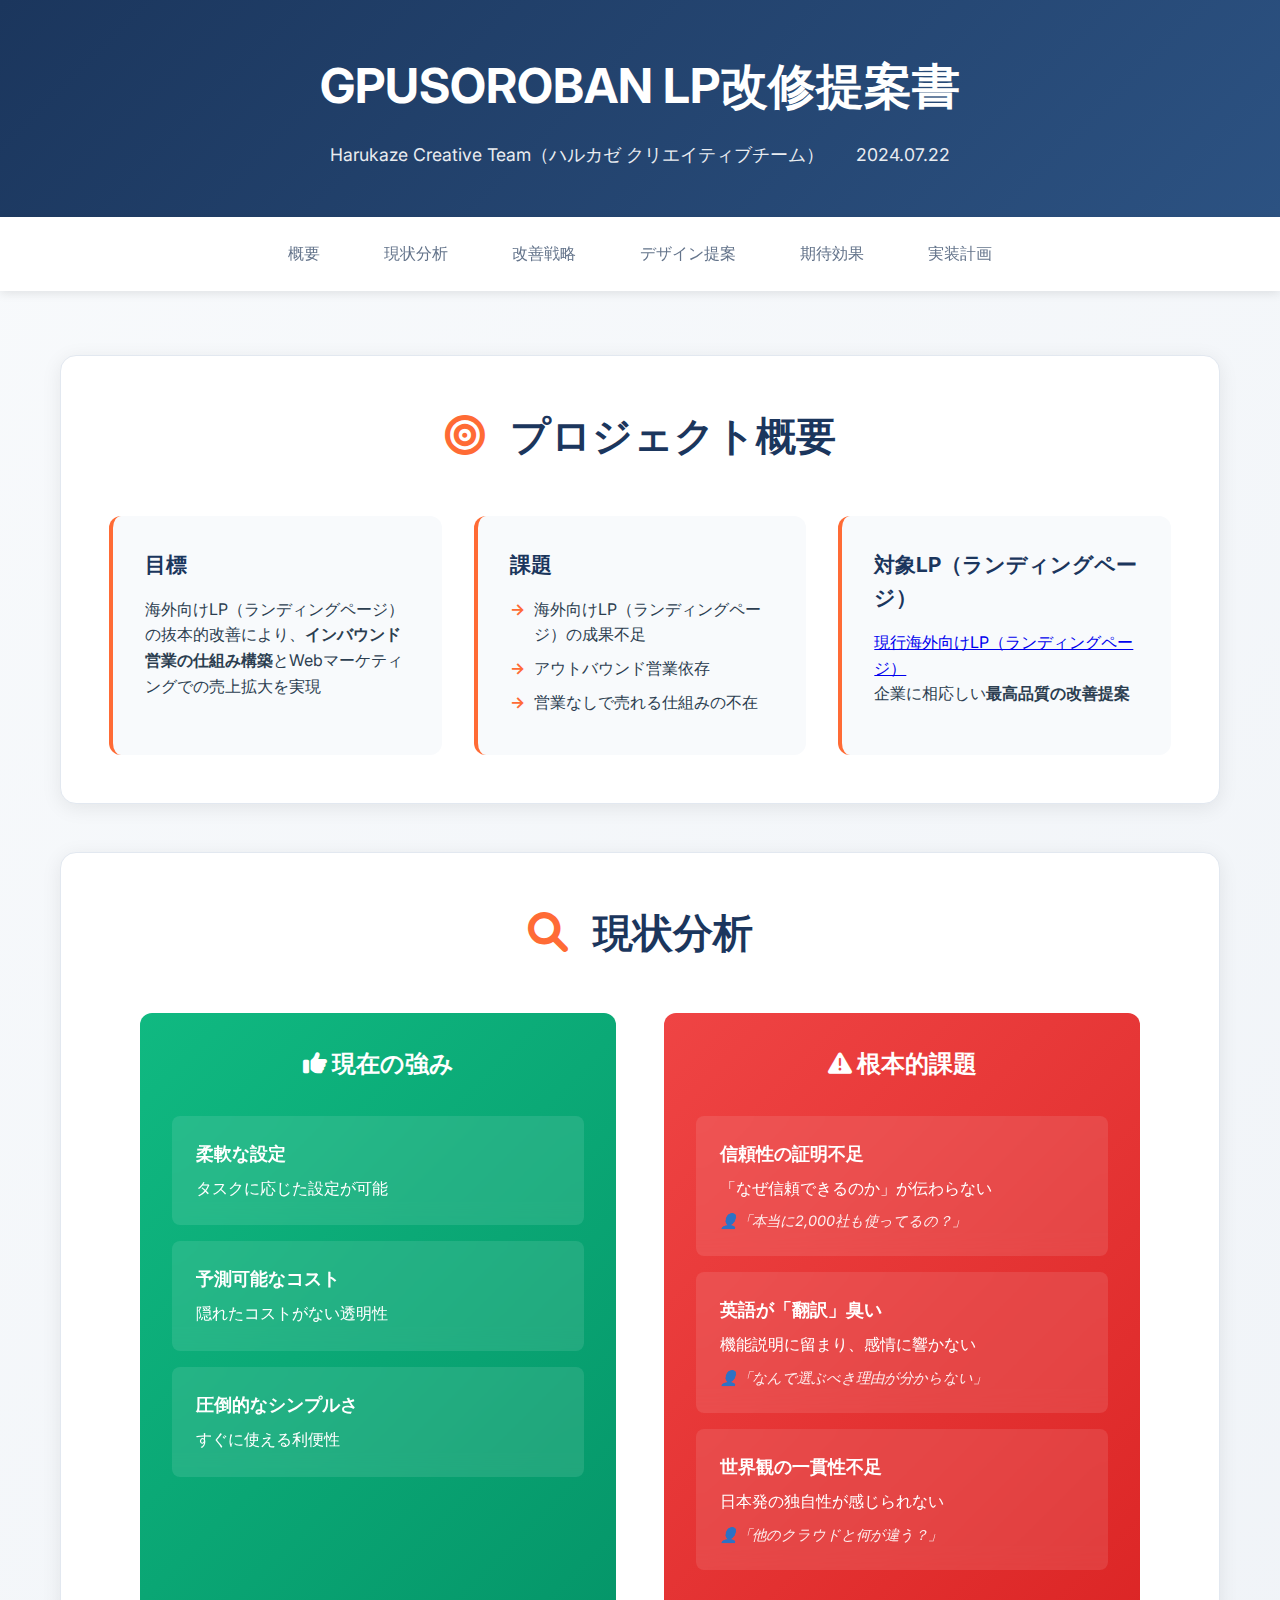
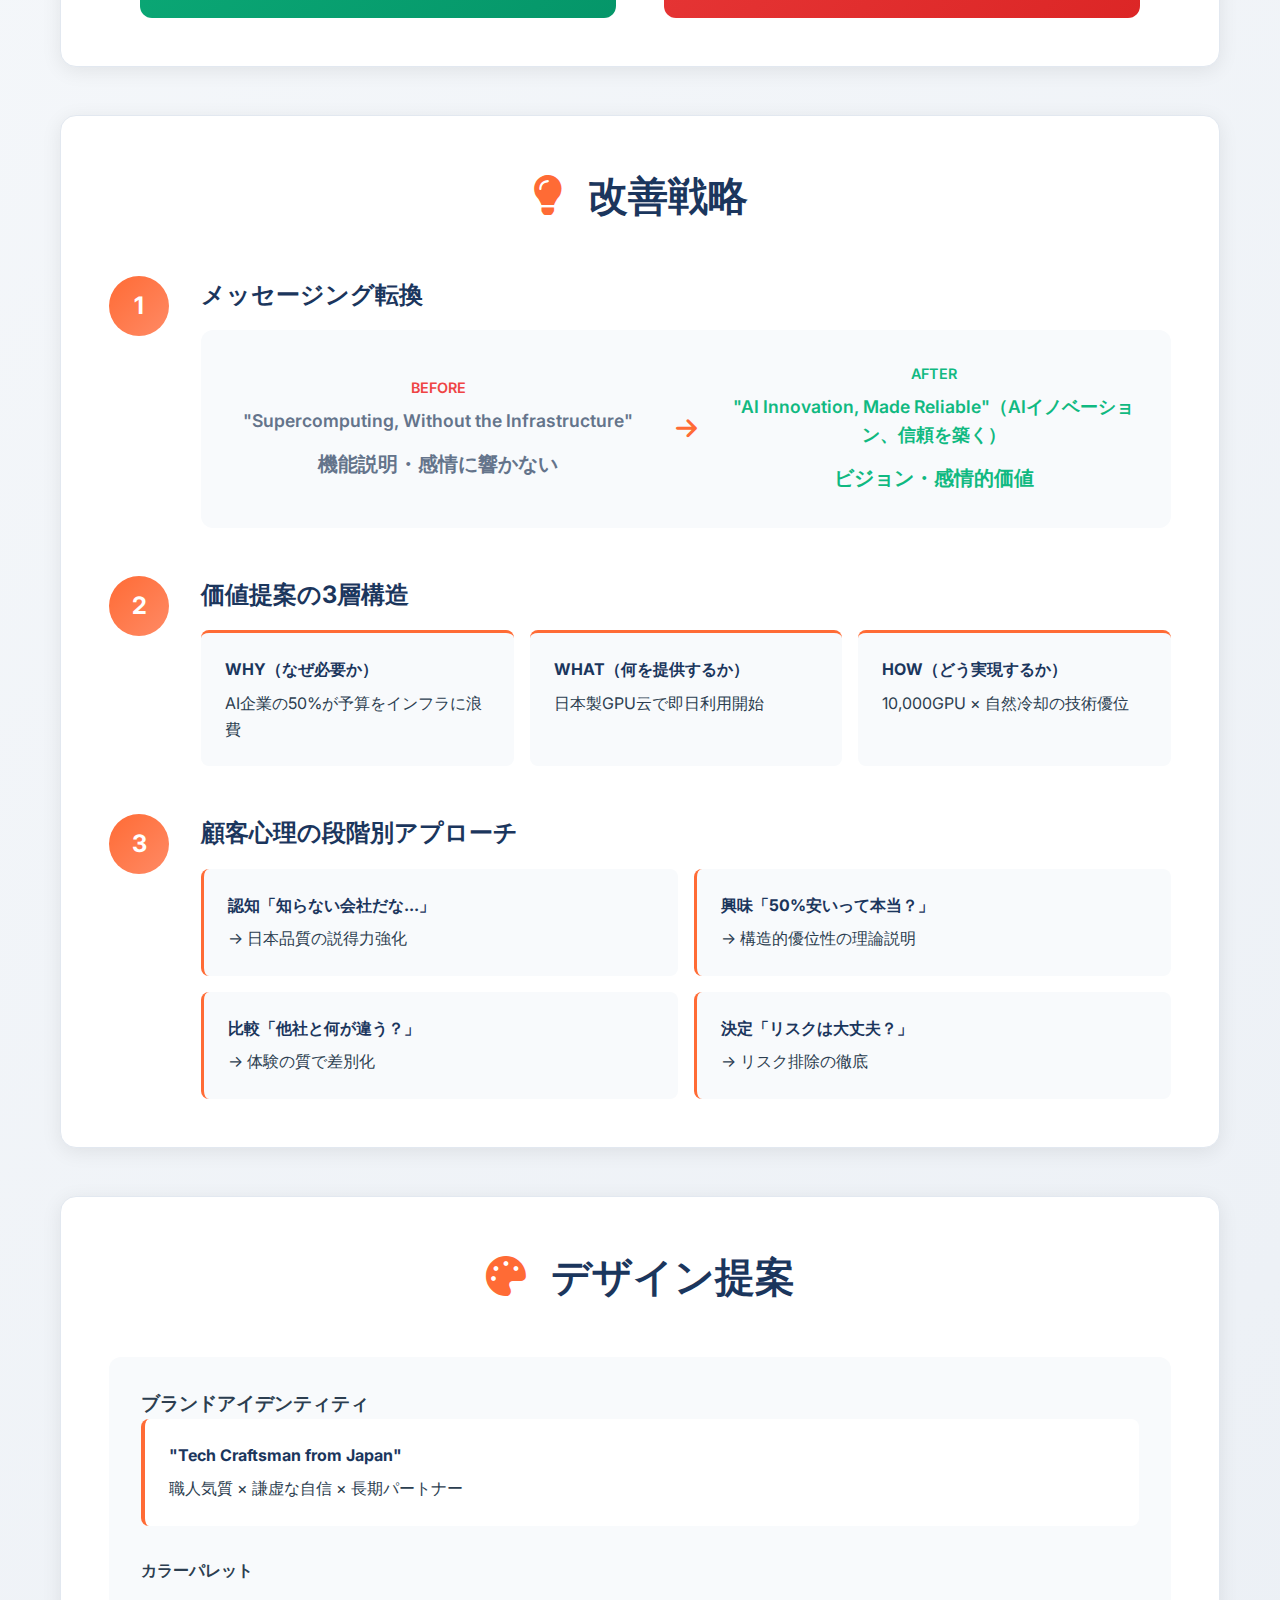
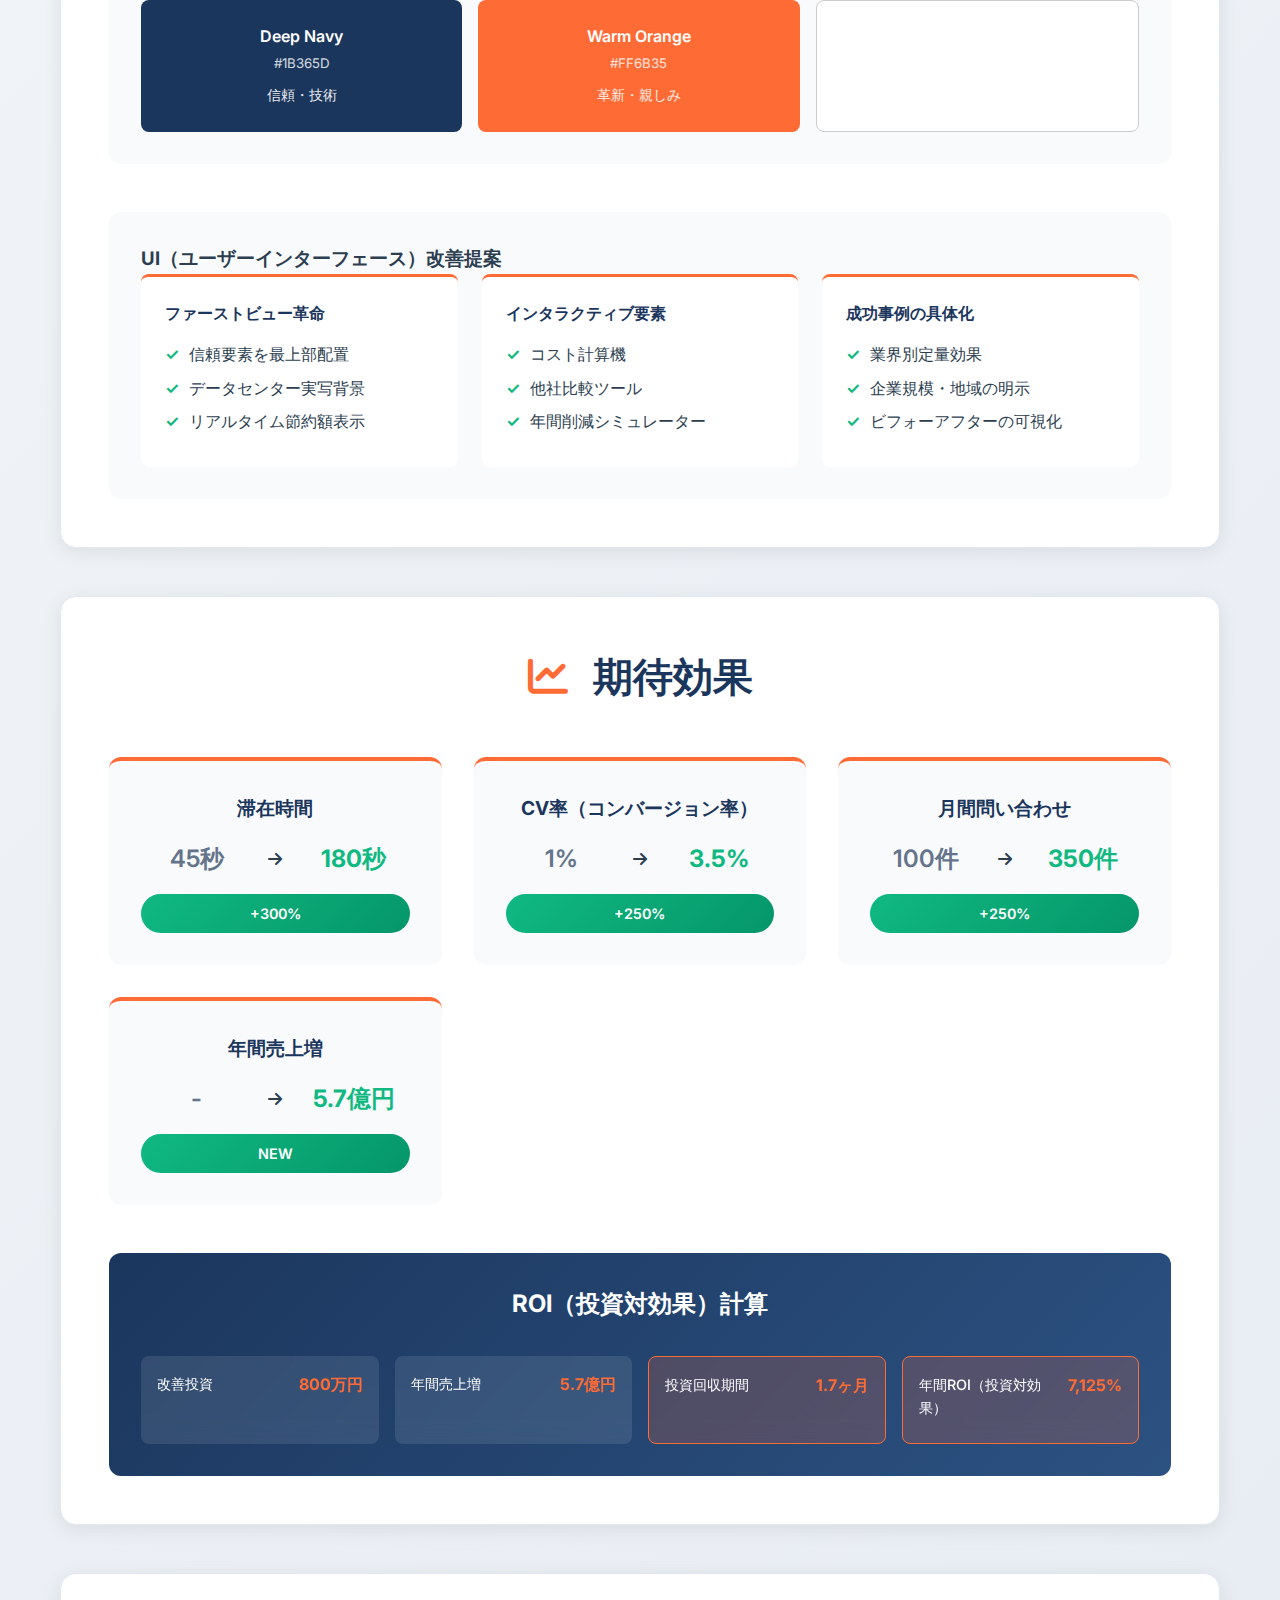
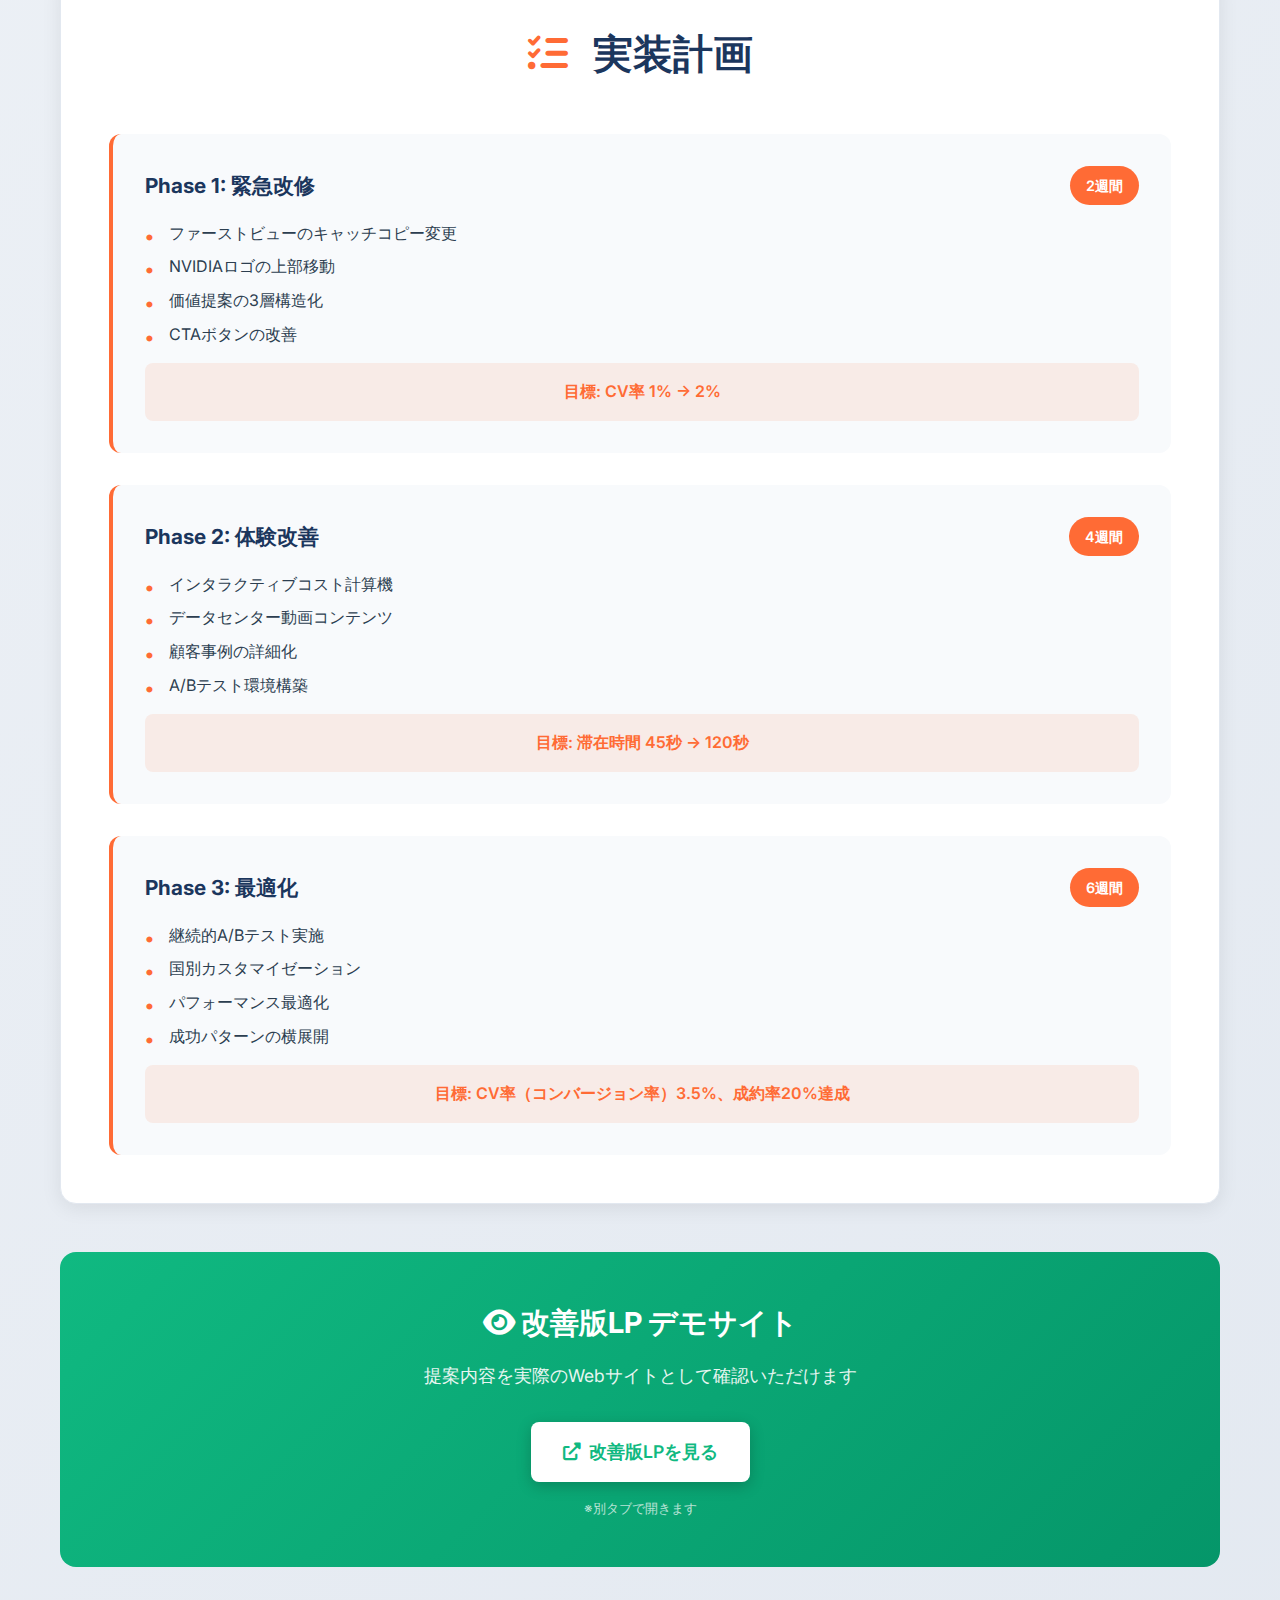
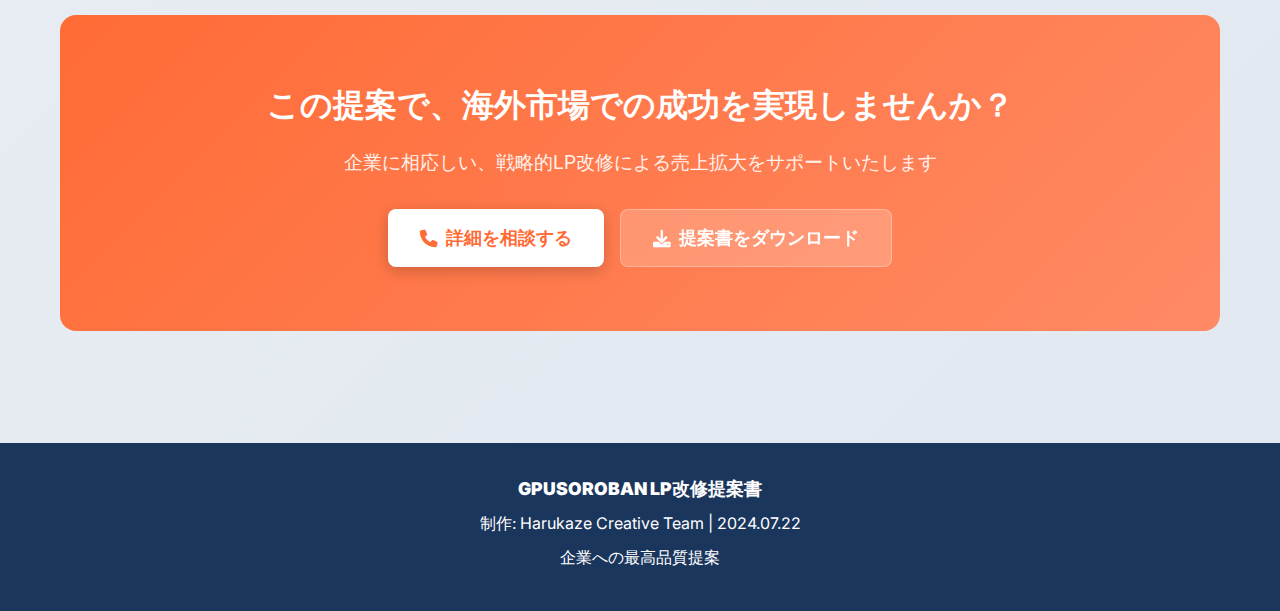
<file: 完全改善版LP/proposal (1).html>
<!DOCTYPE html>
<html lang="ja">
<head>
    <meta charset="UTF-8">
    <meta name="viewport" content="width=device-width, initial-scale=1.0">
    <title>GPUSOROBAN LP改修提案書 | Harukaze Creative Team</title>
    <link rel="stylesheet" href="proposal-style.css">
    <link href="https://fonts.googleapis.com/css2?family=Inter:wght@300;400;600;700&display=swap" rel="stylesheet">
    <link href="https://cdnjs.cloudflare.com/ajax/libs/font-awesome/6.0.0/css/all.min.css" rel="stylesheet">
</head>
<body>
    <!-- Header -->
    <header class="proposal-header">
        <div class="container">
            <div class="header-content">
                <h1>GPUSOROBAN LP改修提案書</h1>
                <div class="header-meta">
                    <span class="team">Harukaze Creative Team（ハルカゼ クリエイティブチーム）</span>
                    <span class="date">2024.07.22</span>
                </div>
            </div>
        </div>
    </header>

    <!-- Navigation -->
    <nav class="proposal-nav">
        <div class="container">
            <div class="nav-links">
                <a href="#overview">概要</a>
                <a href="#analysis">現状分析</a>
                <a href="#strategy">改善戦略</a>
                <a href="#design">デザイン提案</a>
                <a href="#results">期待効果</a>
                <a href="#implementation">実装計画</a>
            </div>
        </div>
    </nav>

    <!-- Main Content -->
    <main class="proposal-content">
        <div class="container">
            
            <!-- Overview Section -->
            <section id="overview" class="proposal-section">
                <div class="section-header">
                    <h2><i class="fas fa-bullseye"></i> プロジェクト概要</h2>
                </div>
                
                <div class="overview-grid">
                    <div class="overview-card">
                        <h3>目標</h3>
                        <p>海外向けLP（ランディングページ）の抜本的改善により、<strong>インバウンド営業の仕組み構築</strong>とWebマーケティングでの売上拡大を実現</p>
                    </div>
                    <div class="overview-card">
                        <h3>課題</h3>
                        <ul>
                            <li>海外向けLP（ランディングページ）の成果不足</li>
                            <li>アウトバウンド営業依存</li>
                            <li>営業なしで売れる仕組みの不在</li>
                        </ul>
                    </div>
                    <div class="overview-card">
                        <h3>対象LP（ランディングページ）</h3>
                        <p><a href="https://lp-soroban.highreso.jp/en/index.html" target="_blank">現行海外向けLP（ランディングページ）</a></p>
                        <p>企業に相応しい<strong>最高品質の改善提案</strong></p>
                    </div>
                </div>
            </section>

            <!-- Current Analysis -->
            <section id="analysis" class="proposal-section">
                <div class="section-header">
                    <h2><i class="fas fa-search"></i> 現状分析</h2>
                </div>

                <div class="analysis-container">
                    <div class="strengths-weaknesses">
                        <div class="strengths">
                            <h3><i class="fas fa-thumbs-up"></i> 現在の強み</h3>
                            <div class="strength-item">
                                <h4>柔軟な設定</h4>
                                <p>タスクに応じた設定が可能</p>
                            </div>
                            <div class="strength-item">
                                <h4>予測可能なコスト</h4>
                                <p>隠れたコストがない透明性</p>
                            </div>
                            <div class="strength-item">
                                <h4>圧倒的なシンプルさ</h4>
                                <p>すぐに使える利便性</p>
                            </div>
                        </div>

                        <div class="weaknesses">
                            <h3><i class="fas fa-exclamation-triangle"></i> 根本的課題</h3>
                            <div class="weakness-item">
                                <h4>信頼性の証明不足</h4>
                                <p>「なぜ信頼できるのか」が伝わらない<br>
                                <span class="customer-voice">👤「本当に2,000社も使ってるの？」</span></p>
                            </div>
                            <div class="weakness-item">
                                <h4>英語が「翻訳」臭い</h4>
                                <p>機能説明に留まり、感情に響かない<br>
                                <span class="customer-voice">👤「なんで選ぶべき理由が分からない」</span></p>
                            </div>
                            <div class="weakness-item">
                                <h4>世界観の一貫性不足</h4>
                                <p>日本発の独自性が感じられない<br>
                                <span class="customer-voice">👤「他のクラウドと何が違う？」</span></p>
                            </div>
                        </div>
                    </div>
                </div>
            </section>

            <!-- Strategy Section -->
            <section id="strategy" class="proposal-section">
                <div class="section-header">
                    <h2><i class="fas fa-lightbulb"></i> 改善戦略</h2>
                </div>

                <div class="strategy-flow">
                    <div class="strategy-step">
                        <div class="step-number">1</div>
                        <div class="step-content">
                            <h3>メッセージング転換</h3>
                            <div class="message-comparison">
                                <div class="before">
                                    <span class="label">Before</span>
                                    <p>"Supercomputing, Without the Infrastructure"</p>
                                    <small>機能説明・感情に響かない</small>
                                </div>
                                <div class="arrow"><i class="fas fa-arrow-right"></i></div>
                                <div class="after">
                                    <span class="label">After</span>
                                    <p>"AI Innovation, Made Reliable"（AIイノベーション、信頼を築く）</p>
                                    <small>ビジョン・感情的価値</small>
                                </div>
                            </div>
                        </div>
                    </div>

                    <div class="strategy-step">
                        <div class="step-number">2</div>
                        <div class="step-content">
                            <h3>価値提案の3層構造</h3>
                            <div class="value-layers">
                                <div class="layer">
                                    <h4>WHY（なぜ必要か）</h4>
                                    <p>AI企業の50%が予算をインフラに浪費</p>
                                </div>
                                <div class="layer">
                                    <h4>WHAT（何を提供するか）</h4>
                                    <p>日本製GPU云で即日利用開始</p>
                                </div>
                                <div class="layer">
                                    <h4>HOW（どう実現するか）</h4>
                                    <p>10,000GPU × 自然冷却の技術優位</p>
                                </div>
                            </div>
                        </div>
                    </div>

                    <div class="strategy-step">
                        <div class="step-number">3</div>
                        <div class="step-content">
                            <h3>顧客心理の段階別アプローチ</h3>
                            <div class="customer-journey">
                                <div class="journey-stage">
                                    <h4>認知「知らない会社だな...」</h4>
                                    <p>→ 日本品質の説得力強化</p>
                                </div>
                                <div class="journey-stage">
                                    <h4>興味「50%安いって本当？」</h4>
                                    <p>→ 構造的優位性の理論説明</p>
                                </div>
                                <div class="journey-stage">
                                    <h4>比較「他社と何が違う？」</h4>
                                    <p>→ 体験の質で差別化</p>
                                </div>
                                <div class="journey-stage">
                                    <h4>決定「リスクは大丈夫？」</h4>
                                    <p>→ リスク排除の徹底</p>
                                </div>
                            </div>
                        </div>
                    </div>
                </div>
            </section>

            <!-- Design Proposal -->
            <section id="design" class="proposal-section">
                <div class="section-header">
                    <h2><i class="fas fa-palette"></i> デザイン提案</h2>
                </div>

                <div class="design-container">
                    <div class="brand-identity">
                        <h3>ブランドアイデンティティ</h3>
                        <div class="brand-concept">
                            <div class="concept-item">
                                <h4>"Tech Craftsman from Japan"</h4>
                                <p>職人気質 × 謙虚な自信 × 長期パートナー</p>
                            </div>
                        </div>
                        
                        <div class="color-palette">
                            <h4>カラーパレット</h4>
                            <div class="colors">
                                <div class="color" style="background: #1B365D;">
                                    <span>Deep Navy</span>
                                    <small>#1B365D</small>
                                    <p>信頼・技術</p>
                                </div>
                                <div class="color" style="background: #FF6B35;">
                                    <span>Warm Orange</span>
                                    <small>#FF6B35</small>
                                    <p>革新・親しみ</p>
                                </div>
                                <div class="color" style="background: #FFFFFF; border: 1px solid #ccc;">
                                    <span>Pure White</span>
                                    <small>#FFFFFF</small>
                                    <p>清潔・シンプル</p>
                                </div>
                            </div>
                        </div>
                    </div>

                    <div class="ui-improvements">
                        <h3>UI（ユーザーインターフェース）改善提案</h3>
                        <div class="improvement-grid">
                            <div class="improvement-item">
                                <h4>ファーストビュー革命</h4>
                                <ul>
                                    <li>信頼要素を最上部配置</li>
                                    <li>データセンター実写背景</li>
                                    <li>リアルタイム節約額表示</li>
                                </ul>
                            </div>
                            <div class="improvement-item">
                                <h4>インタラクティブ要素</h4>
                                <ul>
                                    <li>コスト計算機</li>
                                    <li>他社比較ツール</li>
                                    <li>年間削減シミュレーター</li>
                                </ul>
                            </div>
                            <div class="improvement-item">
                                <h4>成功事例の具体化</h4>
                                <ul>
                                    <li>業界別定量効果</li>
                                    <li>企業規模・地域の明示</li>
                                    <li>ビフォーアフターの可視化</li>
                                </ul>
                            </div>
                        </div>
                    </div>
                </div>
            </section>

            <!-- Expected Results -->
            <section id="results" class="proposal-section">
                <div class="section-header">
                    <h2><i class="fas fa-chart-line"></i> 期待効果</h2>
                </div>

                <div class="results-container">
                    <div class="results-comparison">
                        <div class="metrics-grid">
                            <div class="metric-card">
                                <h3>滞在時間</h3>
                                <div class="metric-change">
                                    <span class="before">45秒</span>
                                    <i class="fas fa-arrow-right"></i>
                                    <span class="after">180秒</span>
                                </div>
                                <div class="improvement">+300%</div>
                            </div>
                            <div class="metric-card">
                                <h3>CV率（コンバージョン率）</h3>
                                <div class="metric-change">
                                    <span class="before">1%</span>
                                    <i class="fas fa-arrow-right"></i>
                                    <span class="after">3.5%</span>
                                </div>
                                <div class="improvement">+250%</div>
                            </div>
                            <div class="metric-card">
                                <h3>月間問い合わせ</h3>
                                <div class="metric-change">
                                    <span class="before">100件</span>
                                    <i class="fas fa-arrow-right"></i>
                                    <span class="after">350件</span>
                                </div>
                                <div class="improvement">+250%</div>
                            </div>
                            <div class="metric-card">
                                <h3>年間売上増</h3>
                                <div class="metric-change">
                                    <span class="before">-</span>
                                    <i class="fas fa-arrow-right"></i>
                                    <span class="after">5.7億円</span>
                                </div>
                                <div class="improvement">NEW</div>
                            </div>
                        </div>
                    </div>

                    <div class="roi-calculation">
                        <h3>ROI（投資対効果）計算</h3>
                        <div class="roi-breakdown">
                            <div class="roi-item">
                                <span class="label">改善投資</span>
                                <span class="value">800万円</span>
                            </div>
                            <div class="roi-item">
                                <span class="label">年間売上増</span>
                                <span class="value">5.7億円</span>
                            </div>
                            <div class="roi-item highlight">
                                <span class="label">投資回収期間</span>
                                <span class="value">1.7ヶ月</span>
                            </div>
                            <div class="roi-item highlight">
                                <span class="label">年間ROI（投資対効果）</span>
                                <span class="value">7,125%</span>
                            </div>
                        </div>
                    </div>
                </div>
            </section>

            <!-- Implementation Plan -->
            <section id="implementation" class="proposal-section">
                <div class="section-header">
                    <h2><i class="fas fa-tasks"></i> 実装計画</h2>
                </div>

                <div class="timeline">
                    <div class="phase">
                        <div class="phase-header">
                            <h3>Phase 1: 緊急改修</h3>
                            <span class="duration">2週間</span>
                        </div>
                        <div class="phase-content">
                            <ul>
                                <li>ファーストビューのキャッチコピー変更</li>
                                <li>NVIDIAロゴの上部移動</li>
                                <li>価値提案の3層構造化</li>
                                <li>CTAボタンの改善</li>
                            </ul>
                            <div class="phase-goal">目標: CV率 1% → 2%</div>
                        </div>
                    </div>

                    <div class="phase">
                        <div class="phase-header">
                            <h3>Phase 2: 体験改善</h3>
                            <span class="duration">4週間</span>
                        </div>
                        <div class="phase-content">
                            <ul>
                                <li>インタラクティブコスト計算機</li>
                                <li>データセンター動画コンテンツ</li>
                                <li>顧客事例の詳細化</li>
                                <li>A/Bテスト環境構築</li>
                            </ul>
                            <div class="phase-goal">目標: 滞在時間 45秒 → 120秒</div>
                        </div>
                    </div>

                    <div class="phase">
                        <div class="phase-header">
                            <h3>Phase 3: 最適化</h3>
                            <span class="duration">6週間</span>
                        </div>
                        <div class="phase-content">
                            <ul>
                                <li>継続的A/Bテスト実施</li>
                                <li>国別カスタマイゼーション</li>
                                <li>パフォーマンス最適化</li>
                                <li>成功パターンの横展開</li>
                            </ul>
                            <div class="phase-goal">目標: CV率（コンバージョン率）3.5%、成約率20%達成</div>
                        </div>
                    </div>
                </div>
            </section>

            <!-- Demo Link -->
            <section class="demo-section">
                <div class="demo-card">
                    <h3><i class="fas fa-eye"></i> 改善版LP デモサイト</h3>
                    <p>提案内容を実際のWebサイトとして確認いただけます</p>
                    <a href="index.html" class="demo-btn" target="_blank">
                        <i class="fas fa-external-link-alt"></i>
                        改善版LPを見る
                    </a>
                    <small>※別タブで開きます</small>
                </div>
            </section>

            <!-- CTA -->
            <section class="proposal-cta">
                <div class="cta-content">
                    <h2>この提案で、海外市場での成功を実現しませんか？</h2>
                    <p>企業に相応しい、戦略的LP改修による売上拡大をサポートいたします</p>
                    <div class="cta-buttons">
                        <button class="btn-primary">
                            <i class="fas fa-phone"></i>
                            詳細を相談する
                        </button>
                        <button class="btn-secondary">
                            <i class="fas fa-download"></i>
                            提案書をダウンロード
                        </button>
                    </div>
                </div>
            </section>
        </div>
    </main>

    <!-- Footer -->
    <footer class="proposal-footer">
        <div class="container">
            <div class="footer-content">
                <p><strong>GPUSOROBAN LP改修提案書</strong></p>
                <p>制作: Harukaze Creative Team | 2024.07.22</p>
                <p>企業への最高品質提案</p>
            </div>
        </div>
    </footer>

    <script>
        // Smooth scrolling for navigation
        document.querySelectorAll('.nav-links a').forEach(anchor => {
            anchor.addEventListener('click', function (e) {
                e.preventDefault();
                const target = document.querySelector(this.getAttribute('href'));
                target.scrollIntoView({
                    behavior: 'smooth',
                    block: 'start'
                });
            });
        });

        // Active navigation highlighting
        window.addEventListener('scroll', () => {
            const sections = document.querySelectorAll('.proposal-section');
            const navLinks = document.querySelectorAll('.nav-links a');
            
            let current = '';
            sections.forEach(section => {
                const sectionTop = section.offsetTop;
                const sectionHeight = section.clientHeight;
                if (window.pageYOffset >= sectionTop - 60) {
                    current = section.getAttribute('id');
                }
            });

            navLinks.forEach(link => {
                link.classList.remove('active');
                if (link.getAttribute('href') === '#' + current) {
                    link.classList.add('active');
                }
            });
        });
    </script>
</body>
</html>
</file>
<file: 完全改善版LP/proposal-style.css>
/* Proposal Stylesheet */
* {
    margin: 0;
    padding: 0;
    box-sizing: border-box;
}

body {
    font-family: 'Inter', sans-serif;
    line-height: 1.6;
    color: #2c3e50;
    background: linear-gradient(135deg, #f8fafc 0%, #e2e8f0 100%);
}

.container {
    max-width: 1200px;
    margin: 0 auto;
    padding: 0 20px;
}

/* Header */
.proposal-header {
    background: linear-gradient(135deg, #1B365D 0%, #2c5282 100%);
    color: white;
    padding: 3rem 0;
    text-align: center;
}

.proposal-header h1 {
    font-size: 3rem;
    margin-bottom: 1rem;
    font-weight: 700;
}

.header-meta {
    display: flex;
    justify-content: center;
    gap: 2rem;
    font-size: 1.1rem;
    opacity: 0.9;
}

/* Navigation */
.proposal-nav {
    background: white;
    box-shadow: 0 2px 10px rgba(0,0,0,0.1);
    position: sticky;
    top: 0;
    z-index: 100;
}

.nav-links {
    display: flex;
    justify-content: center;
    gap: 2rem;
    padding: 1rem 0;
}

.nav-links a {
    text-decoration: none;
    color: #64748b;
    font-weight: 500;
    padding: 0.5rem 1rem;
    border-radius: 25px;
    transition: all 0.3s ease;
}

.nav-links a:hover,
.nav-links a.active {
    color: #FF6B35;
    background: rgba(255, 107, 53, 0.1);
}

/* Main Content */
.proposal-content {
    padding: 4rem 0;
}

.proposal-section {
    background: white;
    border-radius: 16px;
    padding: 3rem;
    margin-bottom: 3rem;
    box-shadow: 0 4px 20px rgba(0,0,0,0.08);
    border: 1px solid #e2e8f0;
}

.section-header {
    text-align: center;
    margin-bottom: 3rem;
}

.section-header h2 {
    color: #1B365D;
    font-size: 2.5rem;
    margin-bottom: 1rem;
}

.section-header i {
    color: #FF6B35;
    margin-right: 1rem;
}

/* Overview Section */
.overview-grid {
    display: grid;
    grid-template-columns: repeat(auto-fit, minmax(300px, 1fr));
    gap: 2rem;
}

.overview-card {
    background: #f8fafc;
    padding: 2rem;
    border-radius: 12px;
    border-left: 4px solid #FF6B35;
}

.overview-card h3 {
    color: #1B365D;
    margin-bottom: 1rem;
    font-size: 1.3rem;
}

.overview-card ul {
    list-style: none;
    padding-left: 0;
}

.overview-card li {
    margin-bottom: 0.5rem;
    padding-left: 1.5rem;
    position: relative;
}

.overview-card li:before {
    content: "→";
    position: absolute;
    left: 0;
    color: #FF6B35;
    font-weight: bold;
}

/* Analysis Section */
.analysis-container {
    max-width: 1000px;
    margin: 0 auto;
}

.strengths-weaknesses {
    display: grid;
    grid-template-columns: 1fr 1fr;
    gap: 3rem;
}

.strengths, .weaknesses {
    padding: 2rem;
    border-radius: 12px;
}

.strengths {
    background: linear-gradient(135deg, #10b981 0%, #059669 100%);
    color: white;
}

.weaknesses {
    background: linear-gradient(135deg, #ef4444 0%, #dc2626 100%);
    color: white;
}

.strengths h3, .weaknesses h3 {
    margin-bottom: 2rem;
    font-size: 1.5rem;
    text-align: center;
}

.strength-item, .weakness-item {
    background: rgba(255,255,255,0.1);
    padding: 1.5rem;
    border-radius: 8px;
    margin-bottom: 1rem;
    backdrop-filter: blur(10px);
}

.strength-item h4, .weakness-item h4 {
    margin-bottom: 0.5rem;
    font-size: 1.1rem;
}

.customer-voice {
    display: block;
    margin-top: 0.5rem;
    font-style: italic;
    opacity: 0.9;
    font-size: 0.9rem;
}

/* Strategy Section */
.strategy-flow {
    display: flex;
    flex-direction: column;
    gap: 3rem;
}

.strategy-step {
    display: flex;
    gap: 2rem;
    align-items: flex-start;
}

.step-number {
    width: 60px;
    height: 60px;
    background: linear-gradient(135deg, #FF6B35 0%, #ff8a65 100%);
    color: white;
    border-radius: 50%;
    display: flex;
    align-items: center;
    justify-content: center;
    font-size: 1.5rem;
    font-weight: 700;
    flex-shrink: 0;
}

.step-content {
    flex: 1;
}

.step-content h3 {
    color: #1B365D;
    margin-bottom: 1rem;
    font-size: 1.5rem;
}

.message-comparison {
    display: flex;
    align-items: center;
    gap: 2rem;
    background: #f8fafc;
    padding: 2rem;
    border-radius: 12px;
}

.before, .after {
    flex: 1;
    text-align: center;
}

.label {
    display: block;
    font-weight: 600;
    margin-bottom: 0.5rem;
    font-size: 0.9rem;
    text-transform: uppercase;
}

.before .label {
    color: #ef4444;
}

.after .label {
    color: #10b981;
}

.before p, .after p {
    font-size: 1.1rem;
    font-weight: 600;
    margin-bottom: 0.5rem;
}

.arrow {
    font-size: 1.5rem;
    color: #FF6B35;
}

.value-layers {
    display: grid;
    grid-template-columns: repeat(3, 1fr);
    gap: 1rem;
}

.layer {
    background: #f8fafc;
    padding: 1.5rem;
    border-radius: 8px;
    border-top: 3px solid #FF6B35;
}

.layer h4 {
    color: #1B365D;
    margin-bottom: 0.5rem;
}

.customer-journey {
    display: grid;
    grid-template-columns: repeat(2, 1fr);
    gap: 1rem;
}

.journey-stage {
    background: #f8fafc;
    padding: 1.5rem;
    border-radius: 8px;
    border-left: 3px solid #FF6B35;
}

.journey-stage h4 {
    color: #1B365D;
    margin-bottom: 0.5rem;
    font-size: 1rem;
}

/* Design Section */
.design-container {
    display: grid;
    gap: 3rem;
}

.brand-identity, .ui-improvements {
    background: #f8fafc;
    padding: 2rem;
    border-radius: 12px;
}

.brand-concept {
    margin-bottom: 2rem;
}

.concept-item {
    background: white;
    padding: 1.5rem;
    border-radius: 8px;
    border-left: 4px solid #FF6B35;
}

.concept-item h4 {
    color: #1B365D;
    margin-bottom: 0.5rem;
}

.color-palette {
    margin-top: 2rem;
}

.colors {
    display: flex;
    gap: 1rem;
    margin-top: 1rem;
}

.color {
    flex: 1;
    padding: 1.5rem;
    border-radius: 8px;
    text-align: center;
    color: white;
    position: relative;
}

.color span {
    font-weight: 600;
    display: block;
    margin-bottom: 0.25rem;
}

.color small {
    display: block;
    margin-bottom: 0.5rem;
    opacity: 0.8;
}

.color p {
    font-size: 0.9rem;
    opacity: 0.9;
}

.improvement-grid {
    display: grid;
    grid-template-columns: repeat(auto-fit, minmax(250px, 1fr));
    gap: 1.5rem;
}

.improvement-item {
    background: white;
    padding: 1.5rem;
    border-radius: 8px;
    border-top: 3px solid #FF6B35;
}

.improvement-item h4 {
    color: #1B365D;
    margin-bottom: 1rem;
}

.improvement-item ul {
    list-style: none;
}

.improvement-item li {
    margin-bottom: 0.5rem;
    padding-left: 1.5rem;
    position: relative;
}

.improvement-item li:before {
    content: "✓";
    position: absolute;
    left: 0;
    color: #10b981;
    font-weight: bold;
}

/* Results Section */
.results-container {
    display: grid;
    gap: 3rem;
}

.metrics-grid {
    display: grid;
    grid-template-columns: repeat(auto-fit, minmax(250px, 1fr));
    gap: 2rem;
}

.metric-card {
    background: #f8fafc;
    padding: 2rem;
    border-radius: 12px;
    text-align: center;
    border-top: 4px solid #FF6B35;
}

.metric-card h3 {
    color: #1B365D;
    margin-bottom: 1rem;
    font-size: 1.2rem;
}

.metric-change {
    display: flex;
    align-items: center;
    justify-content: center;
    gap: 1rem;
    margin-bottom: 1rem;
}

.before {
    color: #64748b;
    font-size: 1.5rem;
    font-weight: 600;
}

.after {
    color: #10b981;
    font-size: 1.5rem;
    font-weight: 700;
}

.improvement {
    background: linear-gradient(135deg, #10b981 0%, #059669 100%);
    color: white;
    padding: 0.5rem 1rem;
    border-radius: 20px;
    font-weight: 600;
    font-size: 0.9rem;
}

.roi-calculation {
    background: linear-gradient(135deg, #1B365D 0%, #2c5282 100%);
    color: white;
    padding: 2rem;
    border-radius: 12px;
}

.roi-calculation h3 {
    text-align: center;
    margin-bottom: 2rem;
    font-size: 1.5rem;
}

.roi-breakdown {
    display: grid;
    grid-template-columns: repeat(auto-fit, minmax(200px, 1fr));
    gap: 1rem;
}

.roi-item {
    display: flex;
    justify-content: space-between;
    padding: 1rem;
    background: rgba(255,255,255,0.1);
    border-radius: 8px;
    backdrop-filter: blur(10px);
}

.roi-item.highlight {
    background: rgba(255, 107, 53, 0.2);
    border: 1px solid #FF6B35;
}

.roi-item .label {
    font-weight: 500;
}

.roi-item .value {
    font-weight: 700;
    color: #FF6B35;
}

/* Implementation Timeline */
.timeline {
    display: flex;
    flex-direction: column;
    gap: 2rem;
}

.phase {
    background: #f8fafc;
    border-radius: 12px;
    padding: 2rem;
    border-left: 4px solid #FF6B35;
}

.phase-header {
    display: flex;
    justify-content: space-between;
    align-items: center;
    margin-bottom: 1rem;
}

.phase-header h3 {
    color: #1B365D;
    font-size: 1.3rem;
}

.duration {
    background: #FF6B35;
    color: white;
    padding: 0.5rem 1rem;
    border-radius: 20px;
    font-size: 0.9rem;
    font-weight: 600;
}

.phase-content ul {
    list-style: none;
    margin-bottom: 1rem;
}

.phase-content li {
    margin-bottom: 0.5rem;
    padding-left: 1.5rem;
    position: relative;
}

.phase-content li:before {
    content: "•";
    position: absolute;
    left: 0;
    color: #FF6B35;
    font-weight: bold;
    font-size: 1.2rem;
}

.phase-goal {
    background: rgba(255, 107, 53, 0.1);
    color: #FF6B35;
    padding: 1rem;
    border-radius: 8px;
    font-weight: 600;
    text-align: center;
}

/* Demo Section */
.demo-section {
    background: linear-gradient(135deg, #10b981 0%, #059669 100%);
    border-radius: 16px;
    padding: 3rem;
    text-align: center;
    color: white;
    margin-bottom: 3rem;
}

.demo-card h3 {
    margin-bottom: 1rem;
    font-size: 1.8rem;
}

.demo-card p {
    margin-bottom: 2rem;
    font-size: 1.1rem;
    opacity: 0.9;
}

.demo-btn {
    display: inline-flex;
    align-items: center;
    gap: 0.5rem;
    background: white;
    color: #10b981;
    padding: 1rem 2rem;
    text-decoration: none;
    border-radius: 8px;
    font-weight: 600;
    font-size: 1.1rem;
    transition: all 0.3s ease;
    box-shadow: 0 4px 15px rgba(0,0,0,0.2);
}

.demo-btn:hover {
    transform: translateY(-2px);
    box-shadow: 0 6px 20px rgba(0,0,0,0.3);
}

.demo-card small {
    display: block;
    margin-top: 1rem;
    opacity: 0.7;
}

/* CTA Section */
.proposal-cta {
    background: linear-gradient(135deg, #FF6B35 0%, #ff8a65 100%);
    border-radius: 16px;
    padding: 4rem;
    text-align: center;
    color: white;
    margin-bottom: 3rem;
}

.cta-content h2 {
    margin-bottom: 1rem;
    font-size: 2rem;
}

.cta-content p {
    margin-bottom: 2rem;
    font-size: 1.2rem;
    opacity: 0.9;
}

.cta-buttons {
    display: flex;
    justify-content: center;
    gap: 1rem;
    flex-wrap: wrap;
}

.btn-primary, .btn-secondary {
    display: inline-flex;
    align-items: center;
    gap: 0.5rem;
    padding: 1rem 2rem;
    border: none;
    border-radius: 8px;
    font-weight: 600;
    font-size: 1.1rem;
    cursor: pointer;
    transition: all 0.3s ease;
    text-decoration: none;
}

.btn-primary {
    background: white;
    color: #FF6B35;
    box-shadow: 0 4px 15px rgba(0,0,0,0.2);
}

.btn-primary:hover {
    transform: translateY(-2px);
    box-shadow: 0 6px 20px rgba(0,0,0,0.3);
}

.btn-secondary {
    background: rgba(255,255,255,0.2);
    color: white;
    border: 1px solid rgba(255,255,255,0.3);
    backdrop-filter: blur(10px);
}

.btn-secondary:hover {
    background: rgba(255,255,255,0.3);
}

/* Footer */
.proposal-footer {
    background: #1B365D;
    color: white;
    text-align: center;
    padding: 2rem 0;
}

.footer-content p {
    margin-bottom: 0.5rem;
}

.footer-content p:first-child {
    font-weight: 600;
    font-size: 1.1rem;
}

/* Responsive Design */
@media (max-width: 768px) {
    .proposal-header h1 {
        font-size: 2rem;
    }
    
    .header-meta {
        flex-direction: column;
        gap: 0.5rem;
    }
    
    .nav-links {
        flex-wrap: wrap;
        gap: 1rem;
    }
    
    .strengths-weaknesses {
        grid-template-columns: 1fr;
        gap: 2rem;
    }
    
    .message-comparison {
        flex-direction: column;
        gap: 1rem;
    }
    
    .arrow {
        transform: rotate(90deg);
    }
    
    .value-layers,
    .customer-journey,
    .colors,
    .cta-buttons {
        grid-template-columns: 1fr;
        flex-direction: column;
    }
    
    .strategy-step {
        flex-direction: column;
        text-align: center;
    }
    
    .roi-breakdown {
        grid-template-columns: 1fr;
    }
}

/* Animation */
@keyframes fadeInUp {
    from {
        opacity: 0;
        transform: translateY(30px);
    }
    to {
        opacity: 1;
        transform: translateY(0);
    }
}

.proposal-section {
    animation: fadeInUp 0.8s ease forwards;
}
</file>
